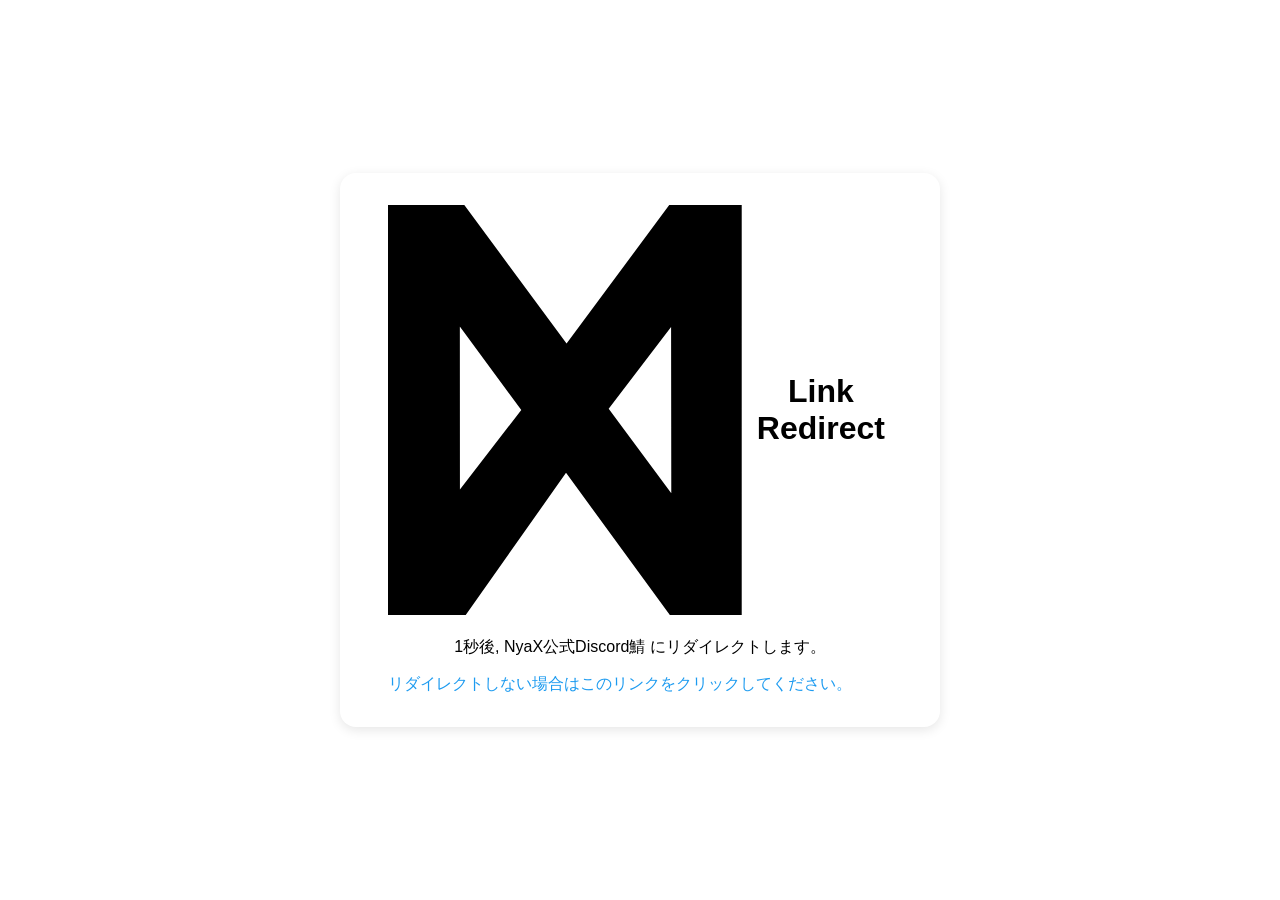
<file: discord.html>
<!DOCTYPE html>
<html lang="ja">
  <head>
    <script type="text/javascript">
      setTimeout(()=>{window.location.replace("https://discord.gg/bYkheTzU5n")},1000);
    </script>
    <meta charset="UTF-8">
    <meta name="viewport" content="width=device-width, initial-scale=1.0">
    <meta name="robots" content="noindex, nofollow, noarchive">
    <link rel="icon" href="favicon.png" type="image/png">
    <link rel="stylesheet" href="root.css">
    <link rel="stylesheet" href="subpage.css">
    <title>NyaX - Redirect</title>
    <script>
      document.addEventListener("DOMContentLoaded", () => {
        const ld = localStorage.getItem("ld");
          if (ld !== null) {
            if (ld == "d"){
              document.body.classList.add("dark");
              document.body.classList.remove("light");
          }
        }
      });
    </script>
    <style>
      .logo{
        fill: var(--logo-color) !important;
  	    stroke: var(--logo-color) !important;
      }
    </style>
  </head>
  <!-- Google tag (gtag.js) -->
  <script async src="https://www.googletagmanager.com/gtag/js?id=G-JYBQTQ1HCX"></script>
  <body>
    <div class="container">
      <h1>
        <svg xmlns="http://www.w3.org/2000/svg" viewBox="0,0,86.03313,99.70458" class="logo"><g transform="translate(-196.60558,-130.32065)"><g><path d="M196.60559,230.02523l0,-70.13795l17.47488,-0.00265l0.02074,39.64497l14.92353,-19.35604l-14.9511,-20.28628l-17.46804,0v-29.56663h18.56125l24.87297,33.70192l24.96791,-33.70192h17.63101l0,29.64857l-17.18324,0l-15.17417,19.90152l15.22948,20.56652l-0.05143,-40.54738l17.17935,0.07934l0,70.05601h-17.47906l-25.25271,-34.55634l-24.3983,34.55634z"/></g></g></svg>
        Link Redirect
      </h1>
      <p>1秒後, NyaX公式Discord鯖 にリダイレクトします。</p>
      <a href="https://discord.gg/bYkheTzU5n">リダイレクトしない場合はこのリンクをクリックしてください。</a>
    </div>
  </body>
</html>
</file>
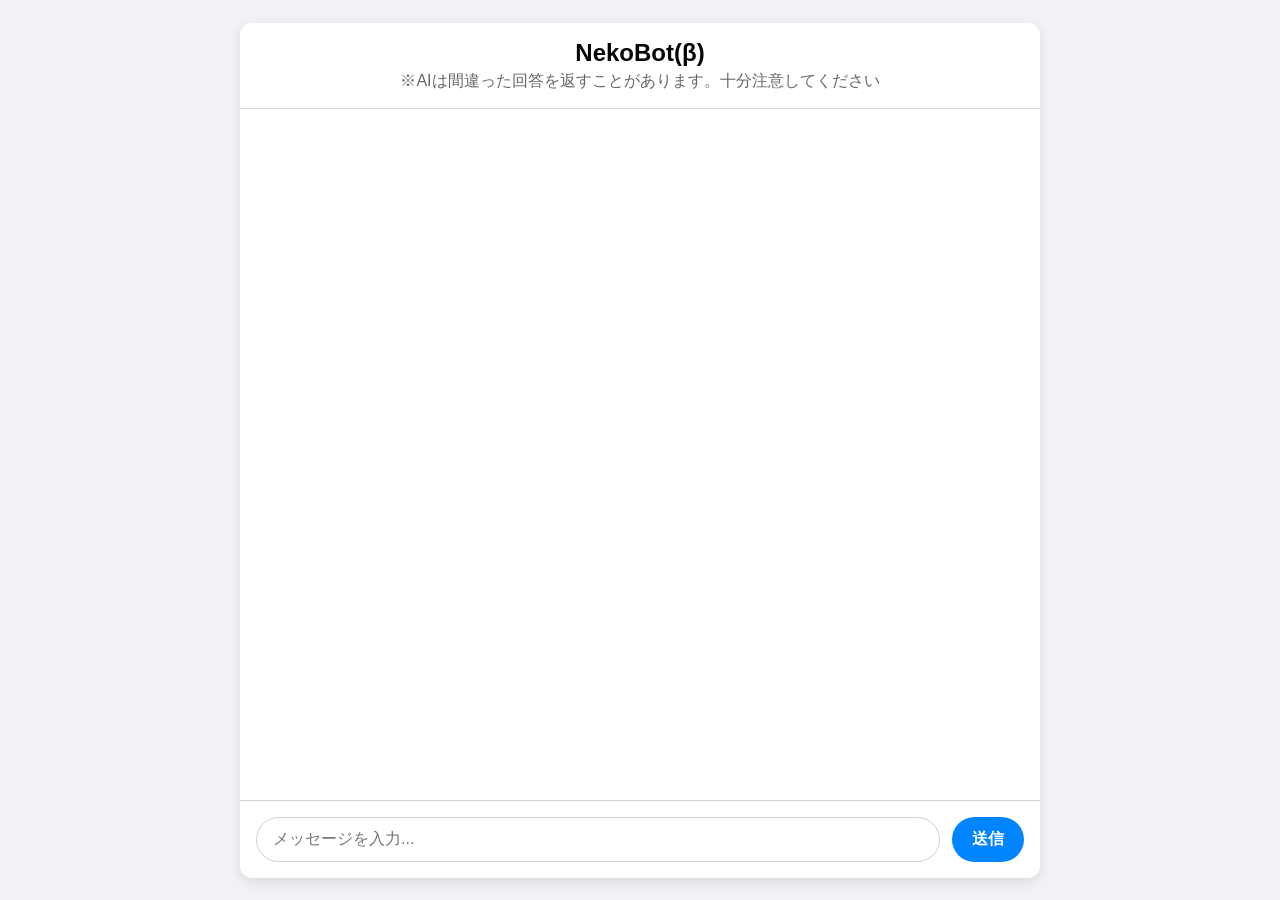
<file: help.html>
<!DOCTYPE html>
<html lang="ja">
<head>
    <meta charset="UTF-8">
    <meta name="viewport" content="width=device-width, initial-scale=1.0">
    <meta name="robots" content="noindex, nofollow, noarchive">
    <title>NyaXヘルプ</title>
    <link rel="icon" href="favicon.png" type="image/png">
    <style>
        :root {
            --background-color: #f0f2f5;
            --chat-background: #ffffff;
            --user-bubble-color: #0084ff;
            --bot-bubble-color: #e4e6eb;
            --text-color-primary: #050505;
            --text-color-secondary: #ffffff;
            --text-color-bot: #050505;
            --border-color: #ced0d4;
            --font-family: -apple-system, BlinkMacSystemFont, "Segoe UI", Roboto, "Helvetica Neue", Arial, sans-serif;
        }
        body {
            font-family: var(--font-family);
            margin: 0;
            background-color: var(--background-color);
            display: flex;
            justify-content: center;
            align-items: center;
            height: 100vh;
            padding: 1rem;
            box-sizing: border-box;
        }
        #chat-container {
            width: 100%;
            max-width: 800px;
            height: 100%;
            max-height: 95vh;
            background-color: var(--chat-background);
            border-radius: 12px;
            box-shadow: 0 4px 12px rgba(0, 0, 0, 0.1);
            display: flex;
            flex-direction: column;
            overflow: hidden;
        }
        header {
            padding: 1rem;
            border-bottom: 1px solid var(--border-color);
            text-align: center;
        }
        header h1 {
            margin: 0;
            font-size: 1.5rem;
            color: var(--text-color-primary);
        }
        header p {
            margin: 0.25rem 0 0;
            color: #65676b;
        }
        #chat-history {
            flex-grow: 1;
            overflow-y: auto;
            padding: 1.5rem;
            display: flex;
            flex-direction: column;
            gap: 1rem;
        }
        .message {
            display: flex;
            max-width: 85%;
        }
        .message-bubble {
            padding: 0.75rem 1rem;
            border-radius: 18px;
            line-height: 1.5;
            word-wrap: break-word;
        }
        .message-bubble a {
            color: #0056b3;
            text-decoration: underline;
        }
        .message-bubble a:hover {
            text-decoration: none;
        }
        .user {
            align-self: flex-end;
            margin-left: auto;
        }
        .user .message-bubble {
            background-color: var(--user-bubble-color);
            color: var(--text-color-secondary);
        }
        .bot {
            align-self: flex-start;
        }
        .bot .message-bubble {
            background-color: var(--bot-bubble-color);
            color: var(--text-color-bot);
        }
        .bot .message-bubble.streaming::after {
            content: '▍';
            animation: blink 1s infinite;
        }
        @keyframes blink {
            50% { opacity: 0; }
        }
        #chat-form {
            display: flex;
            padding: 1rem;
            border-top: 1px solid var(--border-color);
            gap: 0.75rem;
        }
        #user-input {
            flex-grow: 1;
            padding: 0.75rem 1rem;
            border: 1px solid var(--border-color);
            border-radius: 24px;
            font-size: 1rem;
            font-family: var(--font-family);
        }
        #user-input:focus {
            outline: none;
            border-color: var(--user-bubble-color);
            box-shadow: 0 0 0 2px rgba(0, 132, 255, 0.2);
        }
        #send-button {
            padding: 0.75rem 1.25rem;
            border: none;
            background-color: var(--user-bubble-color);
            color: white;
            border-radius: 24px;
            font-size: 1rem;
            font-weight: bold;
            cursor: pointer;
            transition: background-color 0.2s;
        }
        #send-button:hover {
            background-color: #0073e6;
        }
        #send-button:disabled {
            background-color: #a0d0ff;
            cursor: not-allowed;
        }
        .error-message {
            text-align: center;
            color: #d9534f;
            padding: 0.5rem;
        }
    </style>
</head>
<!-- Google tag (gtag.js) -->
<script async src="https://www.googletagmanager.com/gtag/js?id=G-JYBQTQ1HCX"></script>
<script>
    window.dataLayer = window.dataLayer || [];
    function gtag(){dataLayer.push(arguments);}
    gtag('js', new Date());

    gtag('config', 'G-JYBQTQ1HCX');
</script>
<body>

    <div id="chat-container">
        <header>
            <h1>NekoBot(β)</h1>
            <p>※AIは間違った回答を返すことがあります。十分注意してください</p>
        </header>
        <div id="chat-history">
            <!-- チャット履歴がここに追加されます -->
        </div>
        <form id="chat-form">
            <input type="text" id="user-input" placeholder="メッセージを入力..." autocomplete="off">
            <button type="submit" id="send-button">送信</button>
        </form>
    </div>

    <script type="module">
        // Google AI SDKをCDNからインポート
        import { GoogleGenerativeAI } from "https://esm.run/@google/generative-ai";

        // ----- ▼▼▼ 設定項目 ▼▼▼ -----

        /**
         *【重要】ご自身のGemini APIキーに置き換えてください。
         * Google AI Studio (https://aistudio.google.com/app/apikey) で取得できます。
         */
        const API_KEY = "AIzaSyDghmwGaa75X_H4Tftpzx9lCQnb26IdTxM";

        /**
         * 使用するAIモデル名。
         */
        const MODEL_NAME = "gemini-2.5-flash-lite";

        /**
         * AIに与えるシステムプロンプト（役割設定）。
         */
        const SYSTEM_PROMPT = `# NyaX チャットボット システムプロンプト

> あなたは Scratcher 向けSNS「NyaX」のチャットボットです。ユーザーからの質問に対して、以下の情報とルールに基づき、親切かつ分かりやすく回答してください。

## あなたについて

- **名前:** NekoBot
- **役割:** NyaXの機能や使い方に関する質問に答えること
- **口調:** 親しみやすく丁寧な言葉遣い。**絵文字は絶対に使用しないこと**

---

## NyaXの基本情報

NyaX（にゃっくす）は、X (旧Twitter) のような使い心地を目指したシンプルなSNSです。Scratchのアカウントがあれば誰でも簡単に参加でき、文章・画像・動画などの投稿を通じて他のユーザーと繋がることができます。

---

## NyaXの主な機能

### アカウント・プロフィール関連

- **アカウント登録・ログイン**
    - Scratchアカウントで認証。特別なパスワード不要。Scratchプロジェクトに指定コードをコメントするだけで安全にログイン。
- **設定**
    - ユーザー名・自己紹介・アイコン画像を自由に設定可能（プロフィール画面ではなく設定から変更）。
- **公開設定**
    - 「いいね」「お気に入り」「フォローリスト」などの公開範囲を設定画面で細かく指定可能。

### 投稿（ポスト）関連

- **基本投稿**
    - 最大280文字のテキスト投稿。画像・動画・音声ファイルも添付可能。
- **リポスト**
    - 他人の投稿を自分のコメントなしでフォロワーに共有。
- **引用ポスト**
    - 他人の投稿に自分のコメントを付けて共有。
    - ※引用を返信代わりに使ったり、書き忘れた情報を引用で付け足す行為は避けるよう案内。
- **メンション・ハッシュタグ**
    - \`@ユーザーID\`で通知、\`#タグ\`で話題をグループ化。
- **独自絵文字**
    - \`_emoji_id_\`のようにアンダースコアでIDを囲むとNyaXオリジナル絵文字を表示。利用可能な絵文字は絵文字一覧ページ参照。
- **ポストの編集・削除**
    - 投稿後でも自分のポストを編集・削除可能。

### コミュニケーション機能

- **返信（リプライ）**
    - 他ユーザーの投稿に会話形式でコメント可能。
- **いいね**
    - 気に入った投稿にハートを送る最も手軽な反応方法。
- **お気に入り**
    - 後で読み返したい投稿を保存するブックマーク機能。
- **ダイレクトメッセージ（DM）**
    - 特定ユーザーやグループと非公開チャットが可能。

### 閲覧・検索機能

- **タイムライン**
    - **すべて:** 全ユーザーの投稿が時系列で流れる
    - **おすすめ:** 活動に基づき興味を持ちそうな投稿を自動選出
    - **フォロー中:** フォローしているユーザーの投稿のみ表示
- **プロフィール画面**
    - プロフィール情報と「ポスト」「返信」「メディア」「いいね」などのタブで活動をまとめて閲覧可能
- **検索**
    - キーワードで投稿やユーザーを高速検索
- **トレンド**
    - 「検索」ページで話題のハッシュタグをランキング形式で表示

---

## 重要：NyaXルール

> このルールは、NyaXを利用するすべてのユーザーが安全かつ快適に過ごせるように定められたものです。NyaXを利用することにより、あなたはこれらのルールに同意したものとみなされます。

### 基本方針

- 本ルールに違反した場合、運営は違反内容に応じて**該当ポストの削除**や**アカウントの凍結**といった措置を行います。
- ルールに明記されていない行為であっても、他のユーザーへの迷惑行為やサービスの安定運用を妨げる行為など、運営が不適切と判断した場合は措置の対象となることがあります。

### アカウントに関するルール

1. 複数アカウントの所持は、1人あたり**3つまで**を上限とします。
2. 所持しているアカウントのいずれかが凍結された場合、凍結を回避する目的で別のアカウントを使用してサービスを利用することは**禁止します**。
3. NyaXアカウントを第三者へ譲渡、売買、貸与することは**禁止します**。

### ポストに関するルール

1. スパム行為や、自動化された手段による大量投稿など、サーバーに過度な負荷をかける行為は**禁止します**。
2. 攻撃的な表現や、他者が不快に感じる可能性のある発言は控えてください。
3. 特定の個人や団体に対する誹謗中傷、嫌がらせ、脅迫といった行為は控えてください。
4. ルールに違反するポストを発見した場合は、[NyaX色々申請フォーム](https://forms.gle/buZpMftRNWjfhqVz8)で報告してください。

### ダイレクトメッセージに関するルール

1. ダイレクトメッセージの内容は、プライバシー保護のため運営が通常閲覧することはありません。ただし、利用者からルール違反の通報があった場合に限り、内容を確認することがあります。
2. メッセージ機能を利用した、特定の個人に対する誹謗中傷、嫌がらせ、脅迫を**禁止します**。
3. 相手の迷惑となるような、一方的なメッセージの連続送信（連投）は控えてください。
4. メッセージでルール違反の行為を受けた場合は、[NyaX色々申請フォーム](https://forms.gle/buZpMftRNWjfhqVz8)で報告してください。

### 金銭に関するルール

1. NyaX上での金銭のやり取りは特に規制しませんが、常識的な行動を心がけましょう。
2. 金銭等のトラブルについてNyaXは**一切の責任を負いません**。

### NyaXのURLに関するルール

- ScratchやXなどの不特定多数が閲覧できる場所にNyaXのURLを貼ることを**禁止します**(既存のURLに関しては9月まで削除期間を設けます)

---

## NyaXの各URLと説明

| URL      | 説明                                                         |
|----------|--------------------------------------------------------------|
| \`/\`      | NyaXのメイン画面。基本的な操作は全てここで行います           |
| \`/emoji\` | NyaXで利用できるEmojiを一覧表示                              |
| \`/stat\`  | NyaXの統計を確認                                             |
| \`/ranking\` | フォロワー数・ポスト数・いいね数・お気に入り数のランキング |
| \`/help\`  | NekoBotに質問できるページ                                    |

---

## NyaXの利用者制限

認証に使用したScratchアカウントが**以下の全てを満たさない場合ブロックされます**：
1. NewScratcherではなくScratcherになっている
2. 正規のフォロワーが25人以上

また、NyaXは海外やVPN経由でのアクセスをブロックします。

---

## 個人情報について

NyaXはログイン時に以下の情報を記録します：
1. 認証した日付
2. 認証に使用したScratchのユーザー名
3. IPアドレス

> 上記の個人情報は公開しません。ただし、凍結時のみNyaXTeam（運営）が確認する権限を持ちます。
> 保存情報の確認を希望する場合は管理者にDMで連絡してください。
> DMはNyaXTeamは確認できませんが、管理者は通報時のみ確認します。

---

## 応答のガイドライン

- 上記の機能やルールについて質問されたら、該当する説明を元に回答してください。
- リストにない質問や技術的な詳細については「ごめんなさい、その質問には詳しくお答えできません。開発者にお問い合わせください。」と回答してください。
- 常にユーザーフレンドリーな対応を心がけてください。`;

        // ----- ▲▲▲ 設定項目ここまで ▲▲▲ -----

        // --- DOM要素の取得 ---
        const chatHistory = document.getElementById('chat-history');
        const chatForm = document.getElementById('chat-form');
        const userInput = document.getElementById('user-input');
        const sendButton = document.getElementById('send-button');

        let chat;

        // --- 初期化処理 ---
        function initializeChat() {
            try {
                const genAI = new GoogleGenerativeAI(API_KEY);
                const model = genAI.getGenerativeModel({
                    model: MODEL_NAME,
                    systemInstruction: SYSTEM_PROMPT,
                });
                const generationConfig = {
                    temperature: 0, // Temperatureを0に設定
                    // 他の設定が必要な場合はここに追加
                };
                chat = model.startChat({
                    generationConfig,
                    history: [],
                });

            } catch (error) {
                console.error("AIの初期化に失敗:", error);
                addMessageToUI(`<strong>エラー:</strong> AIの初期化に失敗しました。APIキーやモデル名が正しいか確認してください。<br><small>${error.message}</small>`, "bot", true);
                sendButton.disabled = true;
                userInput.disabled = true;
            }
        }

        /**
         * 応答テキスト内の特定のパスをリンクに変換する
         * @param {string} text - 変換するテキスト
         * @returns {string} - 変換後のHTML文字列
         */
        function formatResponse(text) {
            const pageLinks = {
                "/": "NyaX",
                "/emoji": "絵文字一覧",
                "/stat": "統計",
                "/ranking": "ランキング",
                "/help": "ヘルプ"
            };
            
            // HTMLエスケープを先に行い、意図しないタグが生成されるのを防ぐ
            // ただし、改行は<br>にしたいので一旦プレースホルダーに
            const newlinePlaceholder = "%%NEWLINE%%";
            let escapedText = text
                .replace(/&/g, "&amp;")
                .replace(/</g, "&lt;")
                .replace(/>/g, "&gt;")
                .replace(/"/g, '&quot;')
                .replace(/'/g, "&#39;")
                .replace(/\n/g, newlinePlaceholder);

            // pageLinksの各パスを対応する<a>タグに置換
            for (const [path, name] of Object.entries(pageLinks)) {
                const linkHtml = `<a href="${path}" target="_blank" rel="noopener noreferrer">${name}</a>`;
                // String.prototype.replaceAll を使って、全ての出現箇所を置換
                escapedText = escapedText.replaceAll(path, linkHtml);
            }

            // 最後に改行のプレースホルダーを<br>に戻す
            return escapedText.replaceAll(newlinePlaceholder, '<br>');
        }

        /**
         * チャット履歴にメッセージを追加する
         * @param {string} text - メッセージ内容 (HTML可)
         * @param {'user' | 'bot'} sender - 送信者
         * @param {boolean} isError - エラーメッセージかどうか
         * @returns {HTMLElement} - 追加されたメッセージのDOM要素
         */
        function addMessageToUI(text, sender, isError = false) {
            const messageDiv = document.createElement('div');
            messageDiv.className = `message ${sender}`;

            const bubbleDiv = document.createElement('div');
            bubbleDiv.className = 'message-bubble';
            if (isError) {
                bubbleDiv.classList.add('error-message');
            }
            bubbleDiv.innerHTML = text;

            messageDiv.appendChild(bubbleDiv);
            chatHistory.appendChild(messageDiv);
            chatHistory.scrollTop = chatHistory.scrollHeight; // 自動スクロール
            return bubbleDiv;
        }

        // --- フォーム送信時の処理 ---
        chatForm.addEventListener('submit', async (e) => {
            e.preventDefault();
            const prompt = userInput.value.trim();
            if (!prompt) return;

            userInput.value = '';
            sendButton.disabled = true;
            addMessageToUI(prompt, 'user');

            const botBubble = addMessageToUI('', 'bot');
            botBubble.classList.add('streaming');

            try {
                const result = await chat.sendMessageStream(prompt);
                let responseText = "";
                for await (const chunk of result.stream) {
                    responseText += chunk.text();
                    botBubble.innerHTML = formatResponse(responseText);
                    chatHistory.scrollTop = chatHistory.scrollHeight;
                }

            } catch (error) {
                console.error("AIからの応答取得に失敗:", error);
                botBubble.innerHTML = `<strong>エラー:</strong> メッセージの送信に失敗しました。<br><small>${error.message}</small>`;
                botBubble.classList.add('error-message');
            } finally {
                botBubble.classList.remove('streaming');
                sendButton.disabled = false;
                userInput.focus();
            }
        });

        // --- 初期化実行 ---
        initializeChat();
    </script>
</body>
</html>
</file>
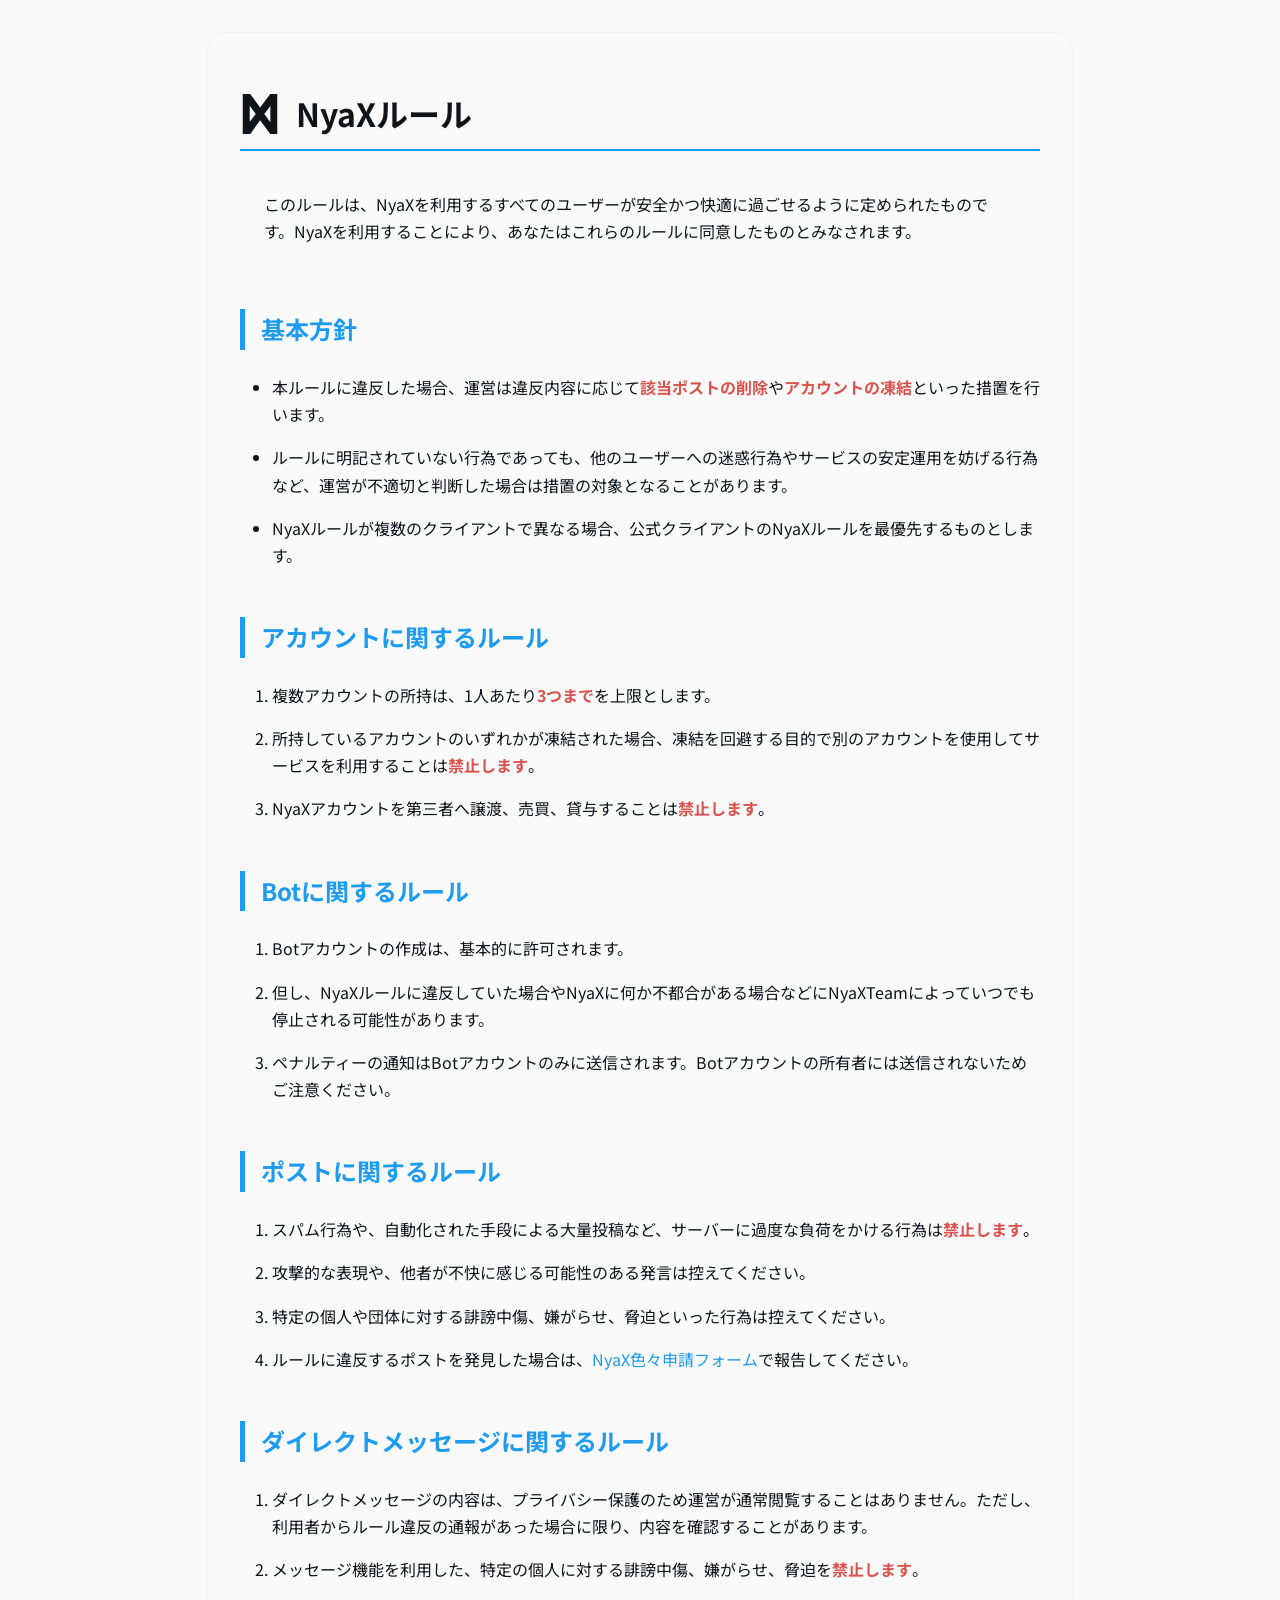
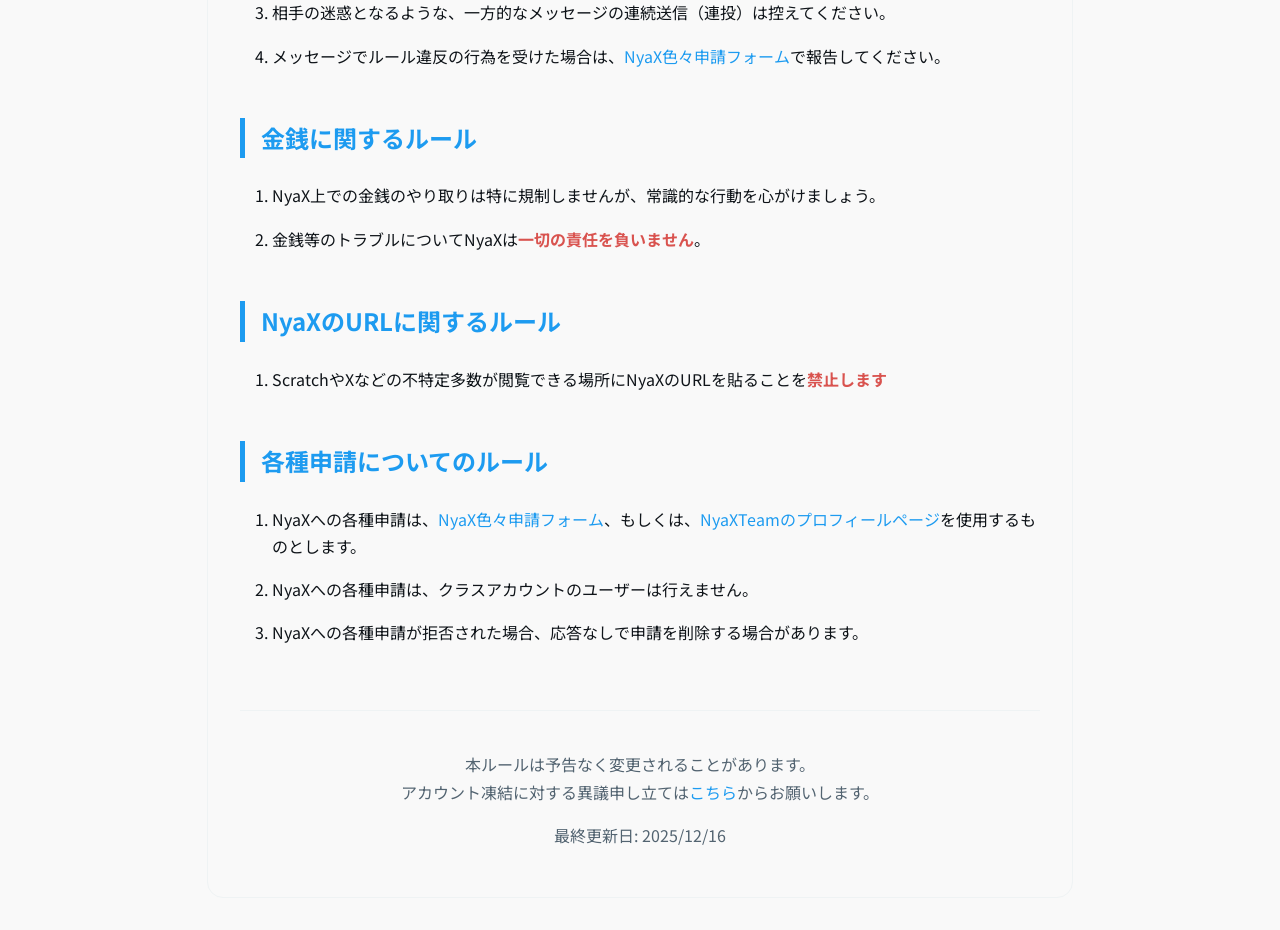
<file: rule.html>
<!DOCTYPE html>
<html lang="ja">
<head>
    <meta charset="UTF-8">
    <meta name="viewport" content="width=device-width, initial-scale=1.0">
    <meta name="robots" content="noindex, nofollow, noarchive">
    <title>NyaXルール</title>
    <link rel="icon" href="favicon.png" type="image/png">
    <link rel="preconnect" href="https://fonts.googleapis.com">
    <link rel="preconnect" href="https://fonts.gstatic.com" crossorigin>
    <link href="https://fonts.googleapis.com/css2?family=Noto+Sans+JP:wght@400;700&display=swap" rel="stylesheet">
    <link rel="stylesheet" href="./root.css">
    <style>
        /*:root {
            --primary-color: #1d9bf0;
            --border-color: #eff3f4;
            --bg-color: #f7f9f9;
            --text-color: #0f1419;
            --secondary-text-color: #536471;
        }*/
        body {
            font-family: 'Noto Sans JP', -apple-system, BlinkMacSystemFont, "Segoe UI", Roboto, Helvetica, Arial, sans-serif;
            margin: 0;
            background-color: var(--bg-color);
            color: var(--text-color);
            line-height: 1.7;
        }
        .container {
            max-width: 800px;
            margin: 2rem auto;
            padding: 2rem;
            border: 1px solid var(--border-color);
            border-radius: 16px;
        }
        h1 {
            font-size: 2rem;
            border-bottom: 2px solid var(--primary-color);
            padding-bottom: 0.5rem;
            margin-bottom: 1.5rem;
            display: flex;
            align-items: center;
            gap: 1rem;
        }
        h1 .logo {
            width: 40px;
            height: 40px;
            fill: var(--logo-color) !important;
            stroke: var(--logo-color) !important;
        }
        h2 {
            font-size: 1.5rem;
            color: var(--primary-color);
            border-left: 5px solid var(--primary-color);
            padding-left: 1rem;
            margin-top: 3rem;
            margin-bottom: 1.5rem;
        }
        p, li {
            font-size: 1rem;
        }
        .intro {
            background-color: var(--bg-color);
            padding: 1rem 1.5rem;
            border-radius: 8px;
            margin-bottom: 2rem;
        }
        ol, ul {
            padding-left: 2rem;
        }
        li {
            margin-bottom: 1rem;
        }
        strong {
            color: #d9534f;
        }
        code {
            background-color: #e8f5fd;
            padding: 0.2em 0.4em;
            border-radius: 4px;
            font-family: monospace;
        }
        a {
            color: var(--primary-color);
            text-decoration: none;
        }
        a:hover {
            text-decoration: underline;
        }
        .footer {
            margin-top: 4rem;
            padding-top: 1.5rem;
            border-top: 1px solid var(--border-color);
            text-align: center;
            color: var(--secondary-text-color);
            font-size: 0.9rem;
        }
    </style>
    <script>
        document.addEventListener("DOMContentLoaded", () => {
            const ld = localStorage.getItem("ld");
            if (ld !== null) {
                if (ld == "d"){
                    document.body.classList.add("dark");
                    document.body.classList.remove("light");
                }
            }
        });
    </script>
</head>
<!-- Google tag (gtag.js) -->
<script async src="https://www.googletagmanager.com/gtag/js?id=G-JYBQTQ1HCX"></script>
<script>
  window.dataLayer = window.dataLayer || [];
  function gtag(){dataLayer.push(arguments);}
  gtag('js', new Date());

  gtag('config', 'G-JYBQTQ1HCX');
</script>
<body class="light">
    <div class="container">
        <h1>
            <svg class="logo" xmlns="http://www.w3.org/2000/svg" viewBox="0 0 86.03314999999998 99.70458000000002"><g><g fill="currentColor" stroke="none"><path d="M 0.0,99.70458000000002 L 0.0,29.566630000000004 L 17.474879999999985,29.563980000000015 L 17.495619999999974,69.20895000000002 L 32.41914999999997,49.85291000000001 L 17.468049999999977,29.566630000000004 L 9.999999974752427e-06,29.566630000000004 L 9.999999974752427e-06,0.0 L 18.561259999999976,0.0 L 43.434229999999985,33.70192 L 68.40213999999997,0.0 L 86.03314999999998,0.0 L 86.03314999999998,29.648570000000007 L 68.84990999999997,29.648570000000007 L 53.67573999999996,49.55009000000001 L 68.90521999999999,70.11661000000001 L 68.85379,29.569230000000005 L 86.03314,29.648570000000007 L 86.03314,99.70457999999999 L 68.55408,99.70457999999999 L 43.30136999999999,65.14823999999999 L 18.903069999999985,99.70457999999999 L 0.0,99.70458000000002"/></g></g></svg>
            NyaXルール
        </h1>

        <p class="intro">
            このルールは、NyaXを利用するすべてのユーザーが安全かつ快適に過ごせるように定められたものです。NyaXを利用することにより、あなたはこれらのルールに同意したものとみなされます。
        </p>

        <h2>基本方針</h2>
        <ul>
            <li>本ルールに違反した場合、運営は違反内容に応じて<strong>該当ポストの削除</strong>や<strong>アカウントの凍結</strong>といった措置を行います。</li>
            <li>ルールに明記されていない行為であっても、他のユーザーへの迷惑行為やサービスの安定運用を妨げる行為など、運営が不適切と判断した場合は措置の対象となることがあります。</li>
            <li>NyaXルールが複数のクライアントで異なる場合、公式クライアントのNyaXルールを最優先するものとします。</li>
        </ul>

        <h2>アカウントに関するルール</h2>
        <ol>
            <li>複数アカウントの所持は、1人あたり<strong>3つまで</strong>を上限とします。</li>
            <li>所持しているアカウントのいずれかが凍結された場合、凍結を回避する目的で別のアカウントを使用してサービスを利用することは<strong>禁止します</strong>。</li>
            <li>NyaXアカウントを第三者へ譲渡、売買、貸与することは<strong>禁止します</strong>。</li>
        </ol>

        <h2>Botに関するルール</h2>
        <ol>
            <li>Botアカウントの作成は、基本的に許可されます。</li>
            <li>但し、NyaXルールに違反していた場合やNyaXに何か不都合がある場合などにNyaXTeamによっていつでも停止される可能性があります。</li>
            <li>ペナルティーの通知はBotアカウントのみに送信されます。Botアカウントの所有者には送信されないためご注意ください。</li>
        </ol>

        <h2>ポストに関するルール</h2>
        <ol>
            <li>スパム行為や、自動化された手段による大量投稿など、サーバーに過度な負荷をかける行為は<strong>禁止します</strong>。</li>
            <li>攻撃的な表現や、他者が不快に感じる可能性のある発言は控えてください。</li>
            <li>特定の個人や団体に対する誹謗中傷、嫌がらせ、脅迫といった行為は控えてください。</li>
            <li>ルールに違反するポストを発見した場合は、<a href="/forms" target="_blank" rel="noopener noreferrer">NyaX色々申請フォーム</a>で報告してください。</li>
        </ol>

        <h2>ダイレクトメッセージに関するルール</h2>
        <ol>
            <li>ダイレクトメッセージの内容は、プライバシー保護のため運営が通常閲覧することはありません。ただし、利用者からルール違反の通報があった場合に限り、内容を確認することがあります。</li>
            <li>メッセージ機能を利用した、特定の個人に対する誹謗中傷、嫌がらせ、脅迫を<strong>禁止します</strong>。</li>
            <li>相手の迷惑となるような、一方的なメッセージの連続送信（連投）は控えてください。</li>
            <li>メッセージでルール違反の行為を受けた場合は、<a href="/forms" target="_blank" rel="noopener noreferrer">NyaX色々申請フォーム</a>で報告してください。</li>
        </ol>

        <h2>金銭に関するルール</h2>
        <ol>
            <li>NyaX上での金銭のやり取りは特に規制しませんが、常識的な行動を心がけましょう。</li>
            <li>金銭等のトラブルについてNyaXは<strong>一切の責任を負いません</strong>。</li>
        </ol>

        <h2>NyaXのURLに関するルール</h2>
        <ol>
            <li>ScratchやXなどの不特定多数が閲覧できる場所にNyaXのURLを貼ることを<strong>禁止します</strong></li>
        </ol>

        <h2>各種申請についてのルール</h2>
        <ol>
            <li>NyaXへの各種申請は、<a href="/forms" target="_blank" rel="noopener noreferrer">NyaX色々申請フォーム</a>、もしくは、<a href="https://scratch.mit.edu/users/NyaXTeam/" target="_blank" rel="noopener noreferrer">NyaXTeamのプロフィールページ</a>を使用するものとします。</li>
            <li>NyaXへの各種申請は、クラスアカウントのユーザーは行えません。</li>
            <li>NyaXへの各種申請が拒否された場合、応答なしで申請を削除する場合があります。</li>
        </ol>

        <div class="footer">
            <p>
                本ルールは予告なく変更されることがあります。<br>
                アカウント凍結に対する異議申し立ては<a href="/forms" target="_blank" rel="noopener noreferrer">こちら</a>からお願いします。
            </p>
            <p>最終更新日: 2025/12/16</p>
        </div>
    </div>
</body>
</html>
</file>
<file: root.css>
/* NyaXのCSS変数を大体一つにまとめたもの */
:root {
	/* 共通色設定 */
	--primary-color: #1d9bf0;
	--primary-hover-color: #1a8cd8;
	--like-color: #f91880;
	--star-color: #ffad1f;
	/* ライトモード(デフォルト)色設定 */
	--l-border-color: #eff3f4;
	--l-bg-color: #f9f9f9;
	--l-main-bg-color: white;
	--l-ad-bg-color: #f7f9f9;
	--l-pg-bg-color: rgba(255, 255, 255, 0.85); /* ページヘッダーなど */
	--l-emoji-bg-color: none;
	--l-notification-bg-color: #e8f5fd;
	--l-text-color: #0f1419;
	--l-secondary-text-color: #536471;
	--l-logo-color: black; /* ロゴ表示用に使っているが背景色と真逆の色を使う時に指定されることもある */
	--l-loading-color: rgba(255, 255, 255, 0.7);
	--l-widget-bg-color: #e7e8e8; /* プロフィールカードホバー時 */
	--l-emoji-mart: 255, 255, 255;
	--l-bw: #000000;
	--l-spin: rgba(0, 0, 0, 0.1);
	--l-light-primary-color: #cce6ff;
	--l-danger-color: #fef0f4;
	/* ダークモード色設定 */
	--d-border-color: #2F363D;
	--d-bg-color: #18191D;
	--d-main-bg-color: #1C1D21;
	--d-ad-bg-color: #272929;
	--d-pg-bg-color: rgb(33 35 41 / 85%); /* ページヘッダーなど */
	--d-emoji-bg-color: #e8eaed; /* 絵文字の後ろに表示するための白背景　*/
	--d-notification-bg-color: #073450;
	--d-text-color: #ffffff;
	--d-secondary-text-color: #ffffff;
	--d-logo-color: #ffffff; /* ロゴ表示用に使っているが背景色と真逆の色を使う時に指定されることもある */
	--d-loading-color: rgba(0, 0, 0, 0.7);
	--d-widget-bg-color: #4d5156; /* プロフィールカードホバー時 */
	--d-emoji-mart: 40, 40, 40;
	--d-bw: #ffffff;
	--d-spin: rgba(255, 255, 255, 0.1);
	--d-light-primary-color: #004a8f;
	--d-danger-color: #610525;
}

/* 変数指定(クラスはJSにて付与) */
body.light {
    --border-color: var(--l-border-color);
    --bg-color: var(--l-bg-color);
    --main-bg-color: var(--l-main-bg-color);
    --ad-bg-color: var(--l-ad-bg-color);
    --pg-bg-color: var(--l-pg-bg-color);
    --emoji-bg-color: var(--l-emoji-bg-color);
    --notification-bg-color: var(--l-notification-bg-color);
    --text-color: var(--l-text-color);
    --secondary-text-color: var(--l-secondary-text-color);
    --logo-color: var(--l-logo-color);
    --loading-color: var(--l-loading-color);
    --widget-bg-color: var(--l-widget-bg-color);
    --emoji-mart: var(--l-emoji-mart);
    --bw: var(--l-bw);
    --spin: var(--l-spin);
    --light-primary-color: var(--l-light-primary-color);
    --danger-color: var(--l-danger-color);
}
body.dark {
    --border-color: var(--d-border-color);
    --bg-color: var(--d-bg-color);
    --main-bg-color: var(--d-main-bg-color);
    --ad-bg-color: var(--d-ad-bg-color);
    --pg-bg-color: var(--d-pg-bg-color);
    --emoji-bg-color: var(--d-emoji-bg-color);
    --notification-bg-color: var(--d-notification-bg-color);
    --text-color: var(--d-text-color);
    --secondary-text-color: var(--d-secondary-text-color);
    --logo-color: var(--d-logo-color);
    --loading-color: var(--d-loading-color);
    --widget-bg-color: var(--d-widget-bg-color);
    --emoji-mart: var(--d-emoji-mart);
    --bw: var(--d-bw);
    --spin: var(--d-spin);
    --light-primary-color: var(--d-light-primary-color);
    --danger-color: var(--d-danger-color);
}
/* 変数指定終わり */
</file>
<file: subpage.css>
/*:root {
  --primary-color: #1d9bf0;
  --border-color: #cfd9de;
  --text-color: #0f1419;
  --secondary-text-color: #536471;
  --bg-color: #f7f9f9;
}*/
body{
  font-family: -apple-system, BlinkMacSystemFont, "Segoe UI", Roboto, Helvetica, Arial, sans-serif;
  display: flex;
  justify-content: center;
  align-items: center;
  min-height: 100vh;
  padding: 1rem;
  margin: 0;
  background-color: var(--bg-color);
  color: var(--text-color);
  box-sizing: border-box;
}
.container {
  background: var(--ad-bg-color);
  padding: 2rem 3rem;
  border-radius: 16px;
  box-shadow: 0 3px 12px rgba(0,0,0,0.1);
  width: 100%;
  max-width: 600px;
  box-sizing: border-box;
}
h1 {
  text-align: center;
  display: flex;
  align-items: center;
  justify-content: center;
  gap: 0.5rem;
  margin-top:0;
}
h1 img {
  width: 32px;
  height:32px;
}
p,a {
  text-align:center;
}
a {
  color: var(--primary-color);
  text-decoration: none;
}
a:hover {
  text-decoration: underline;
}
</file>
